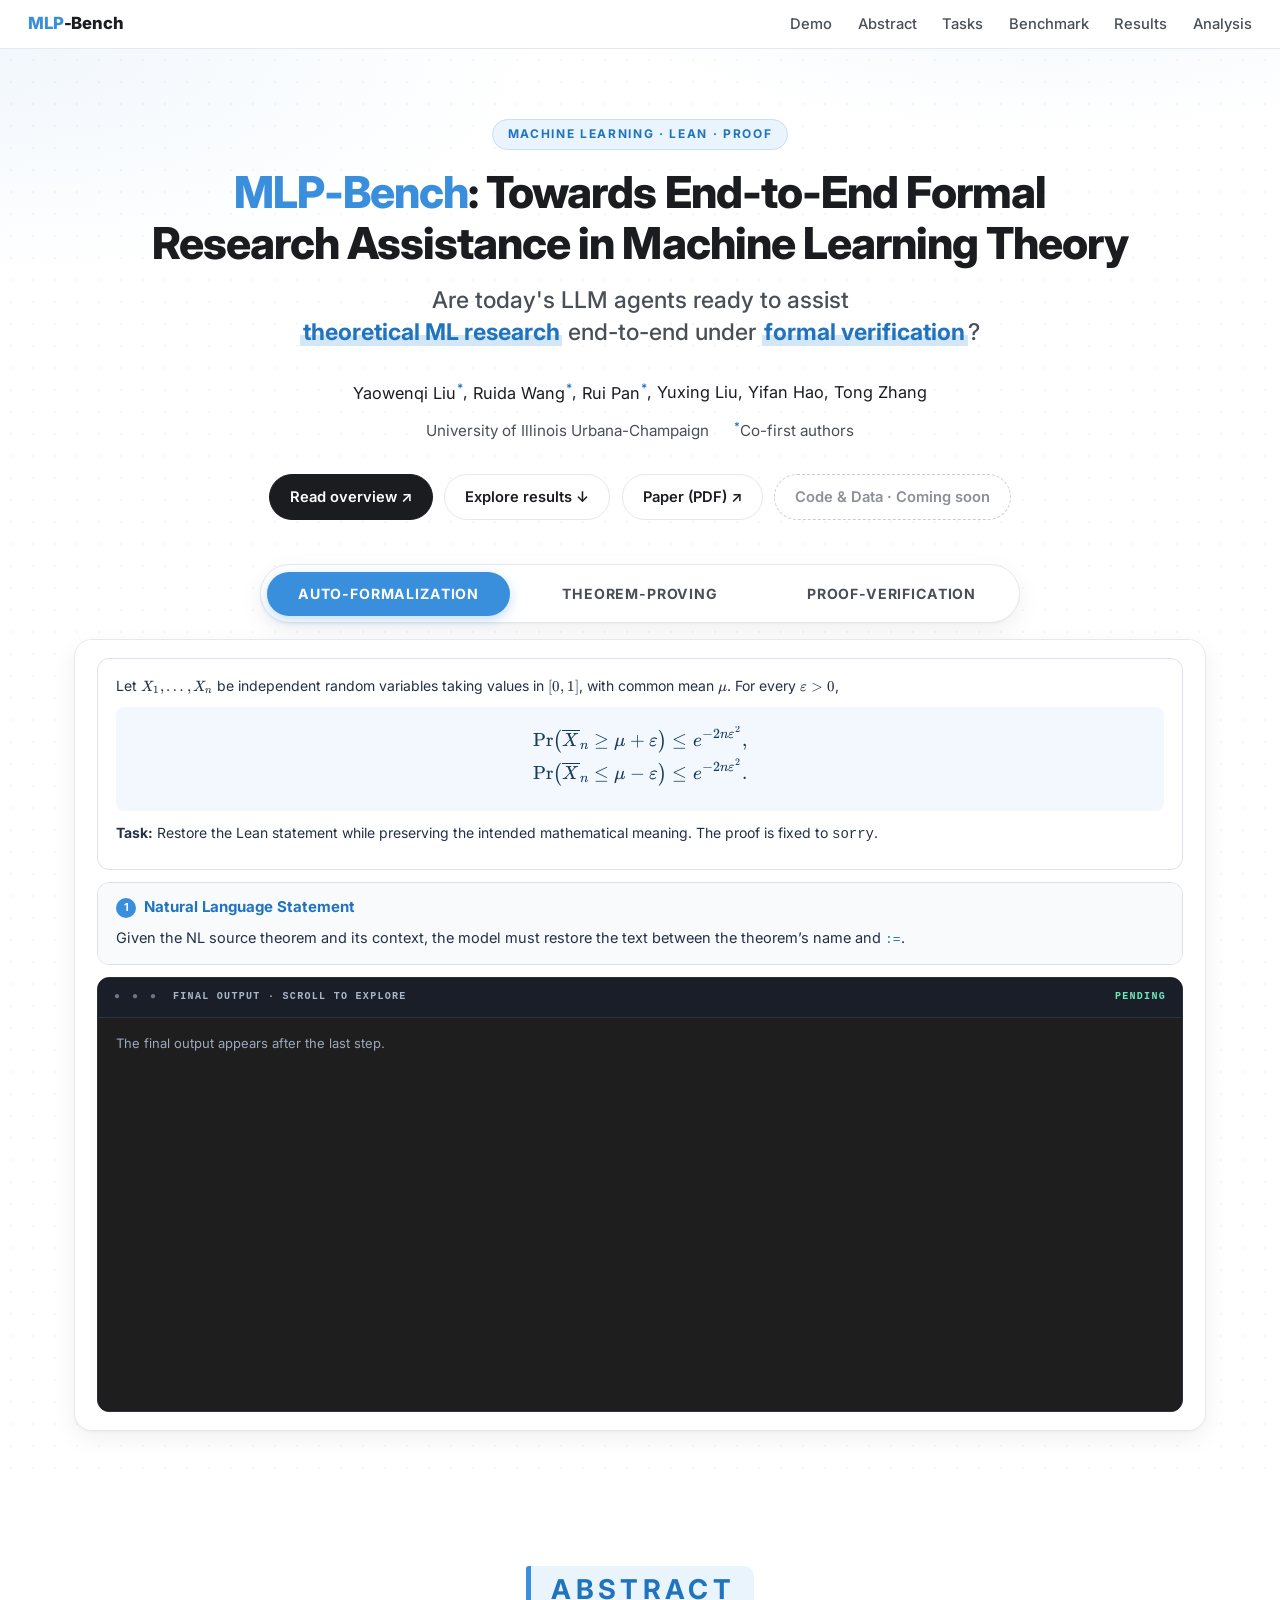
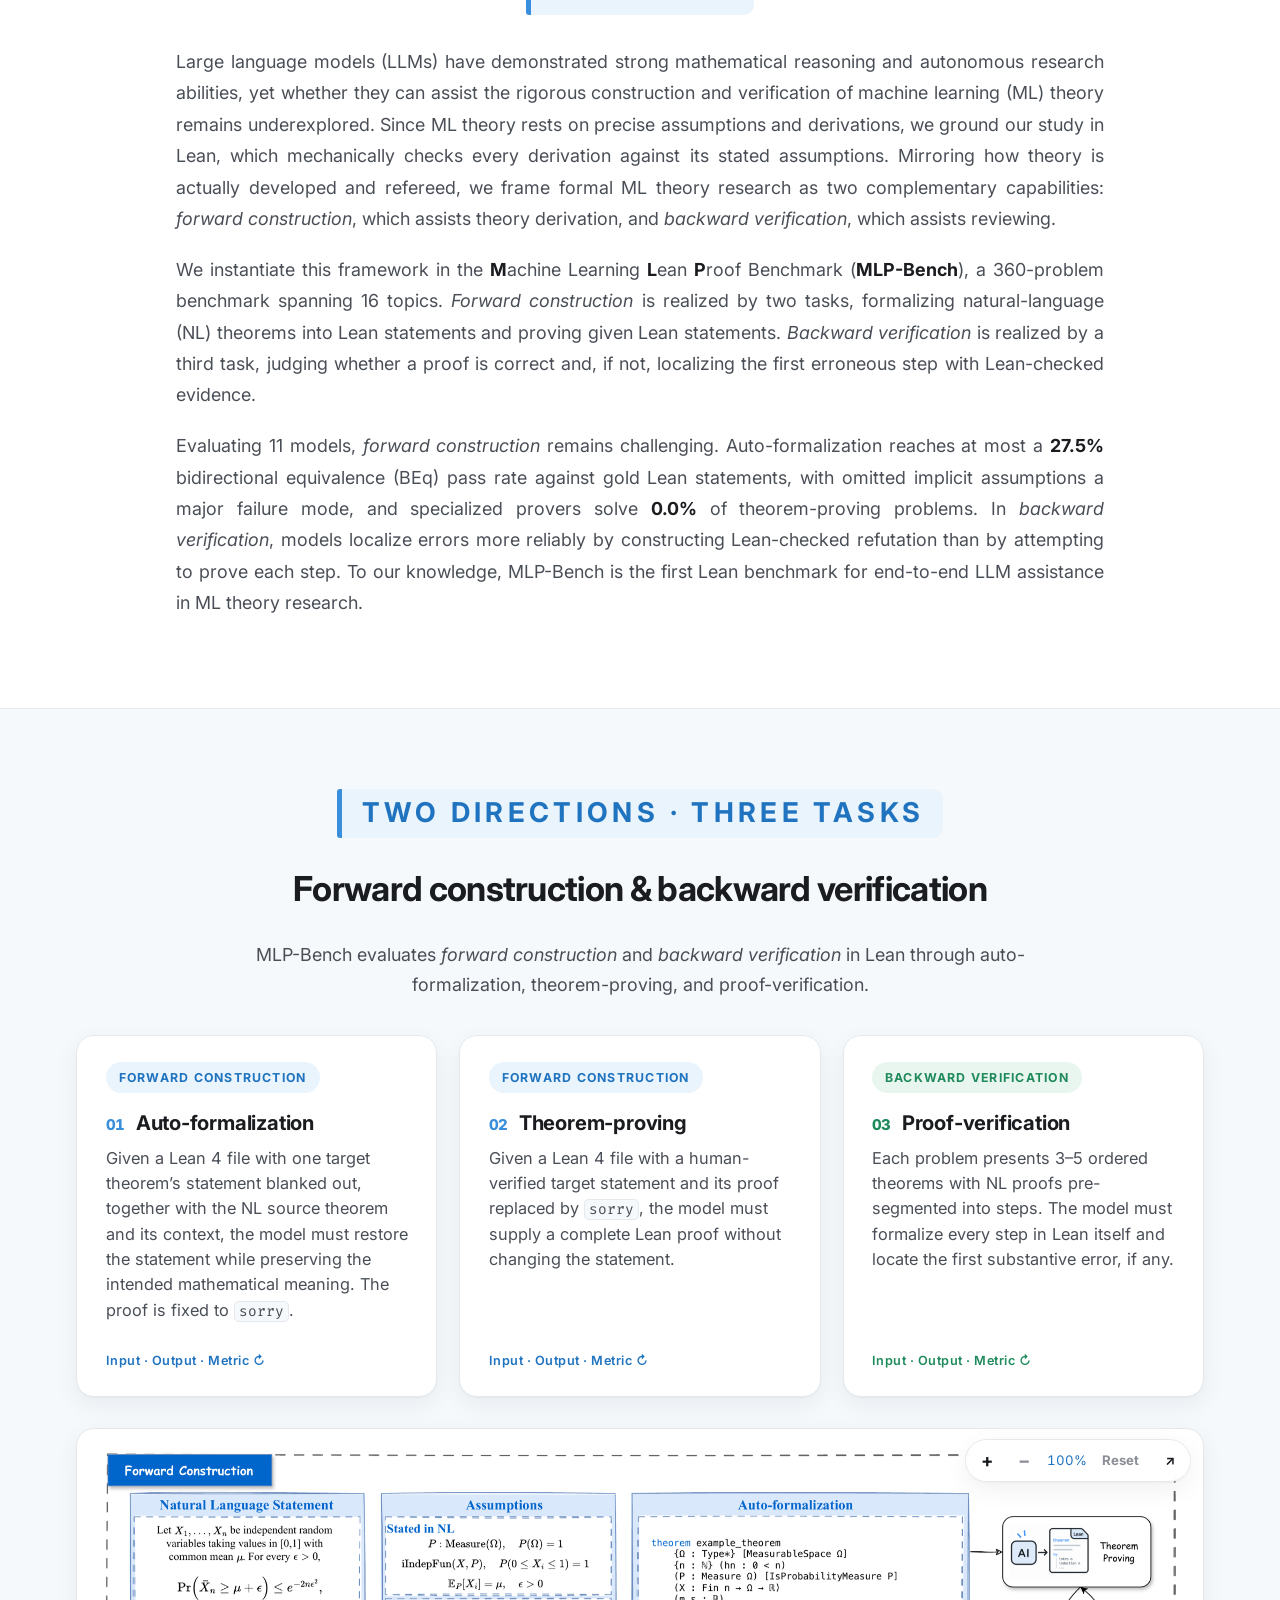
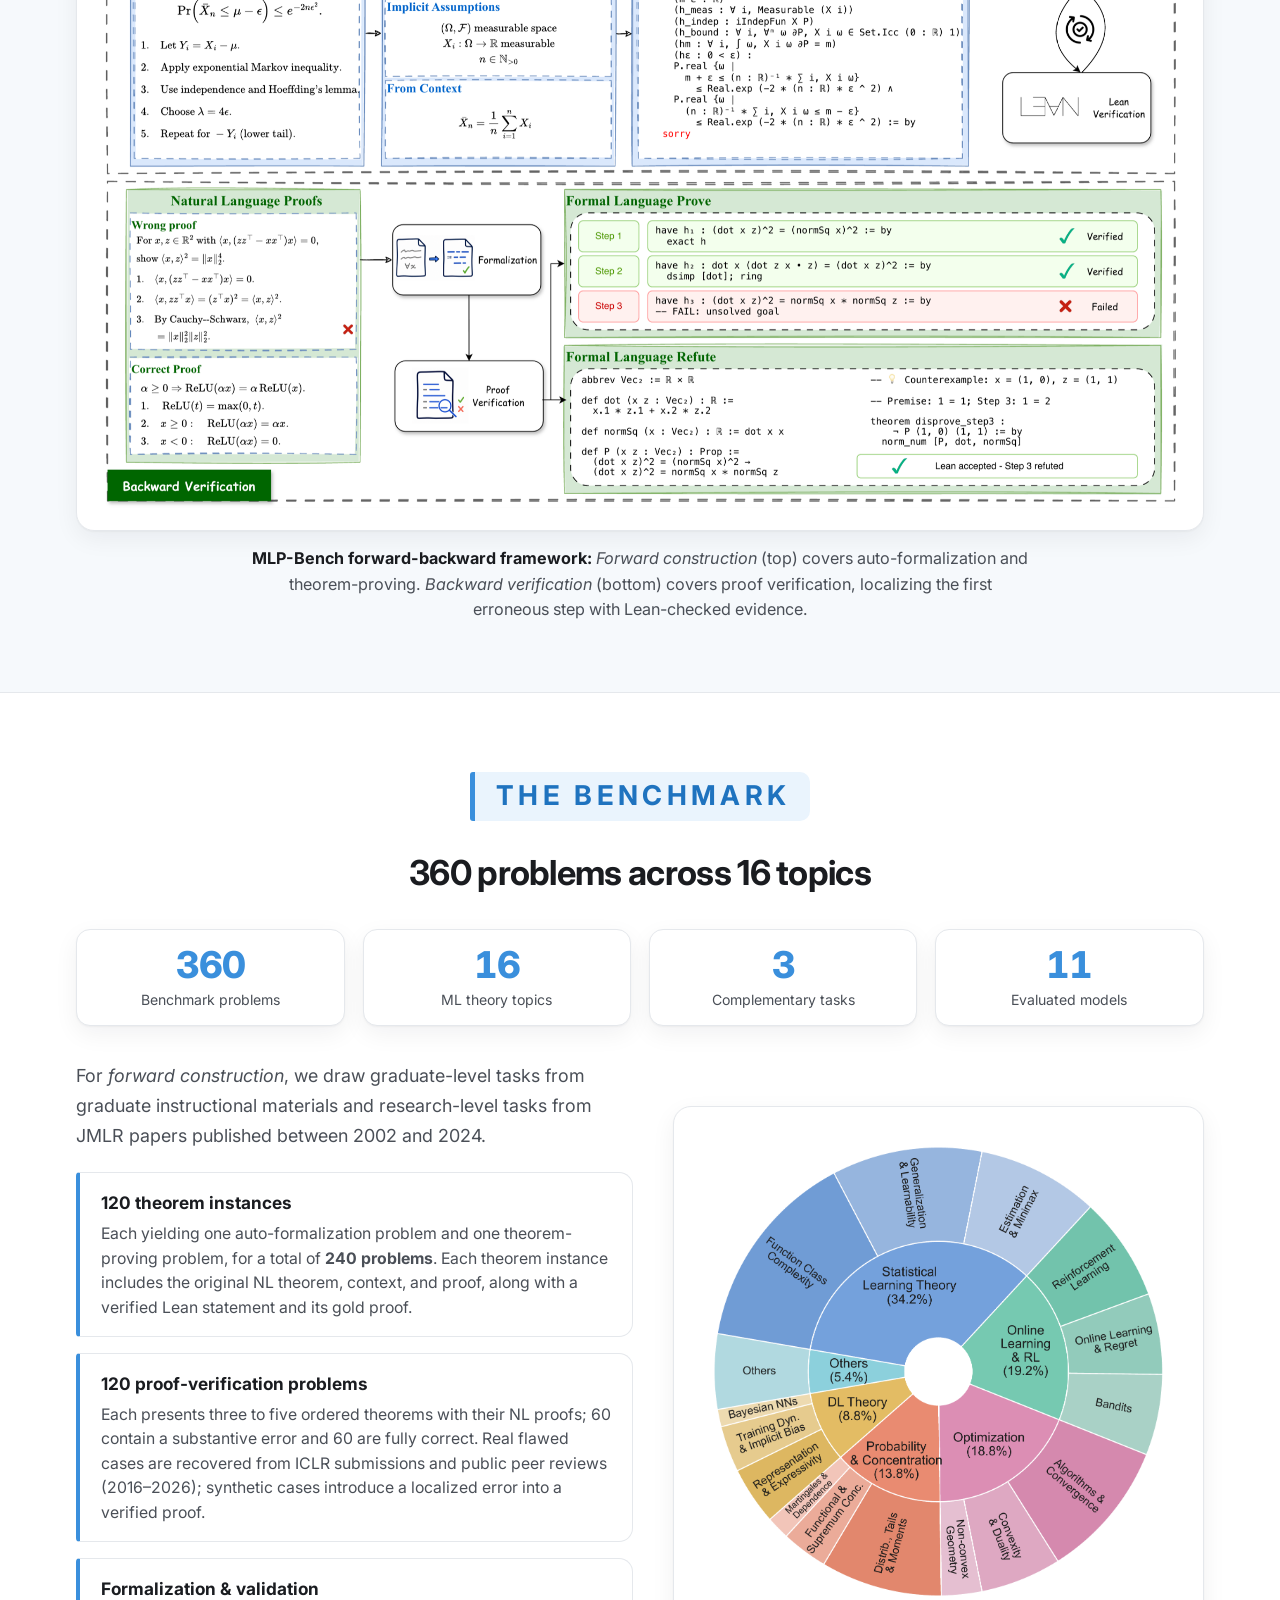
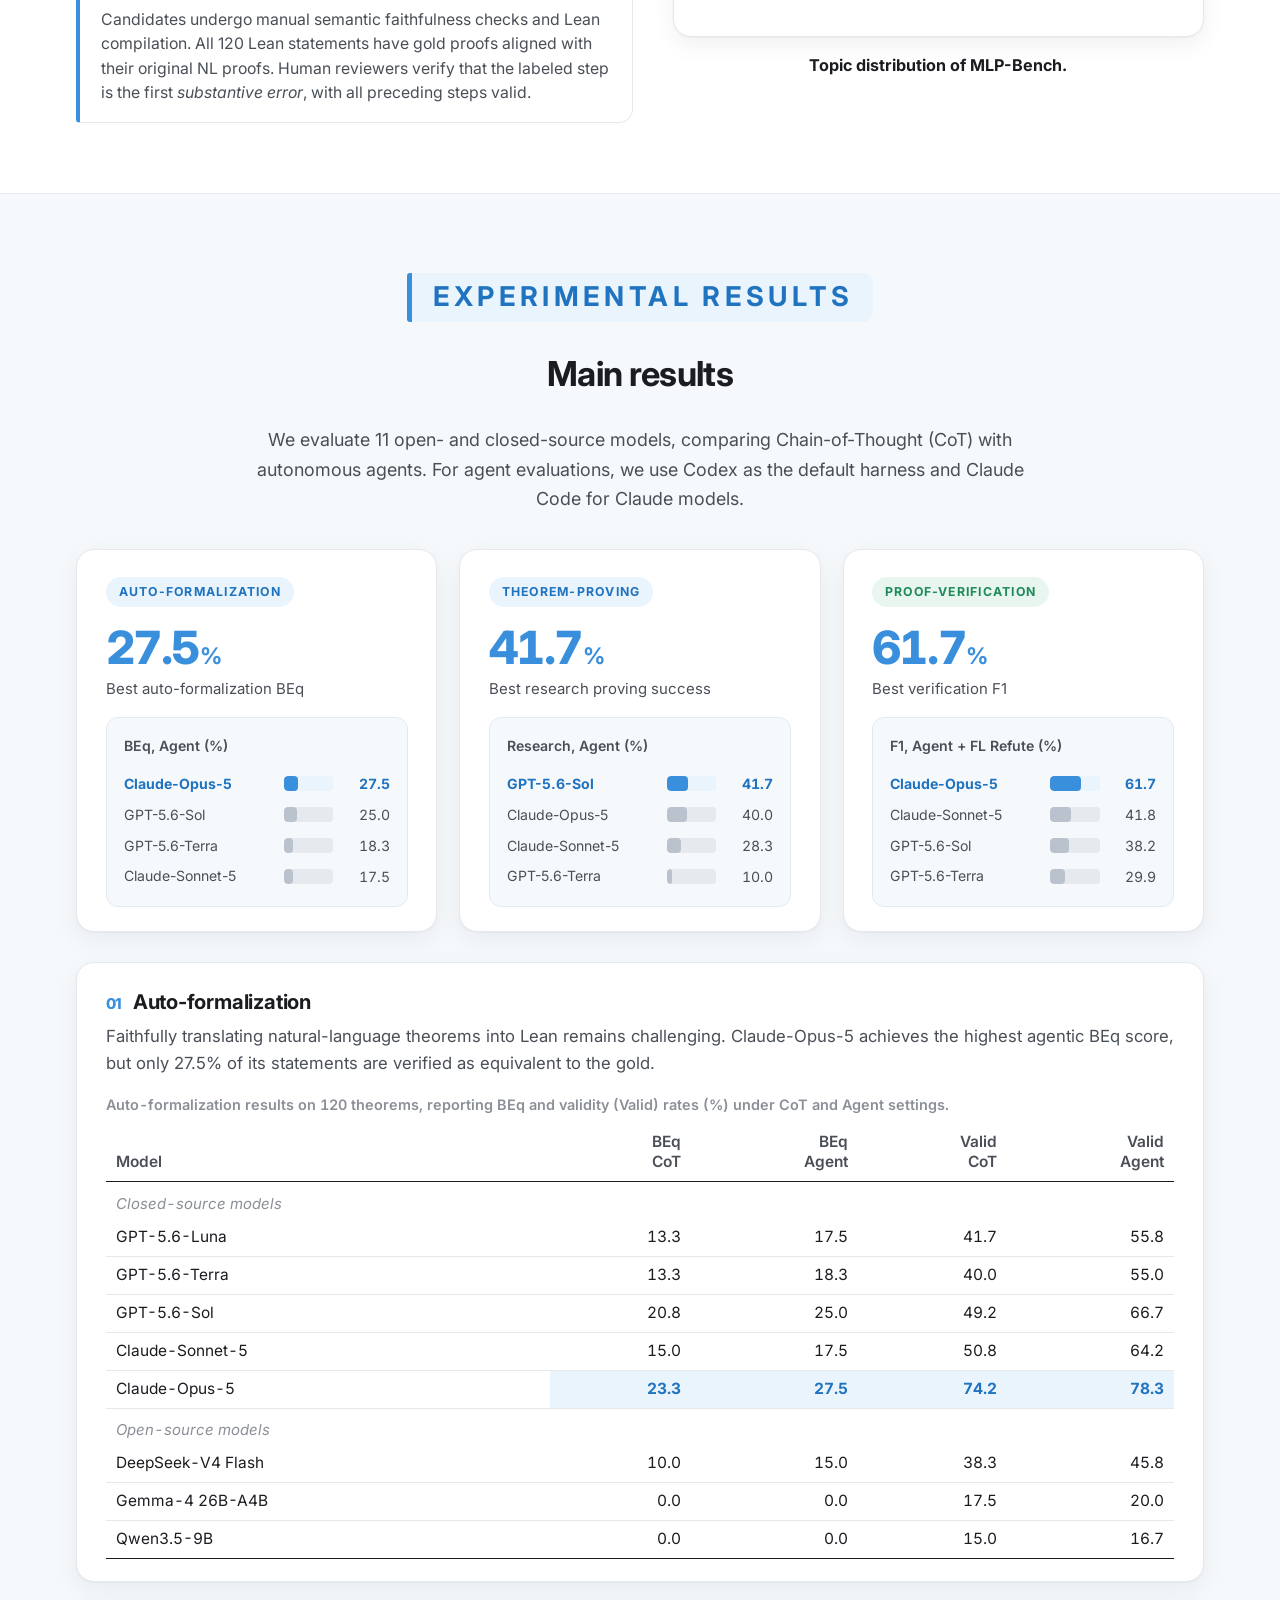
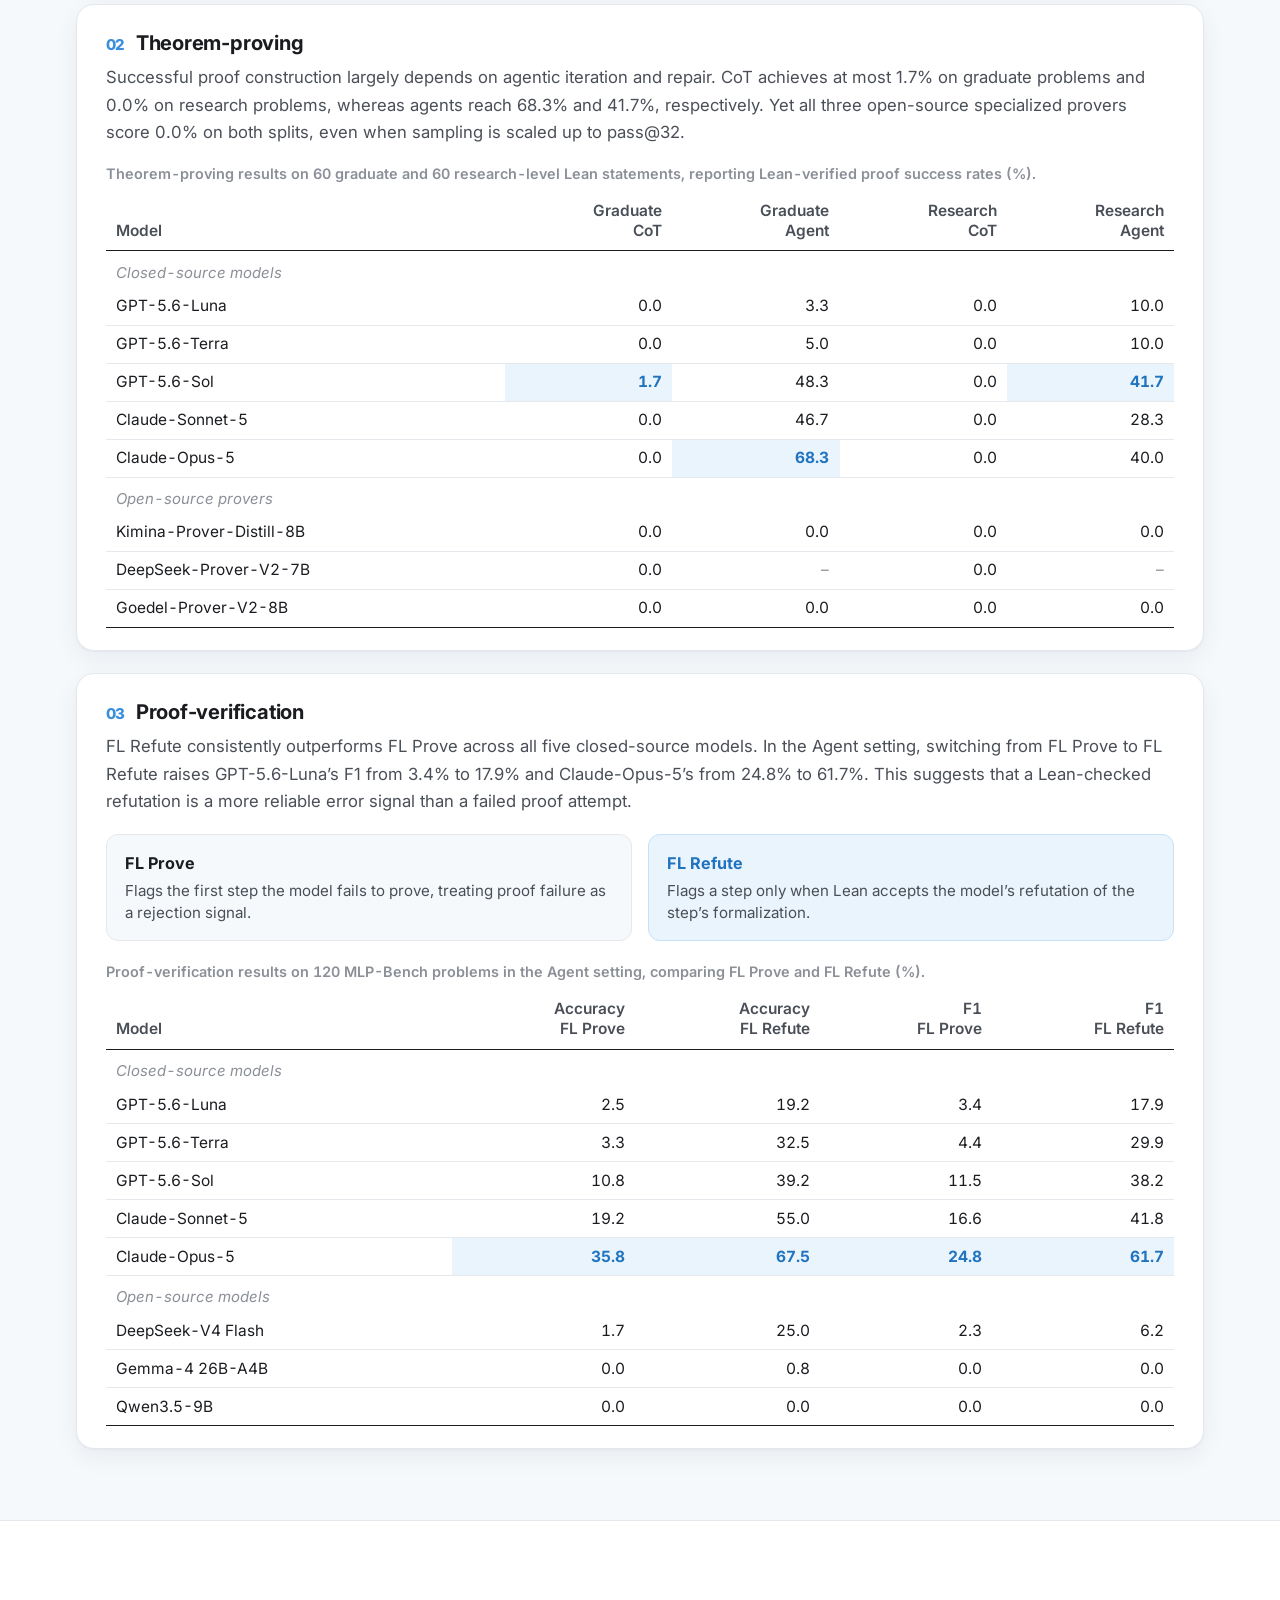
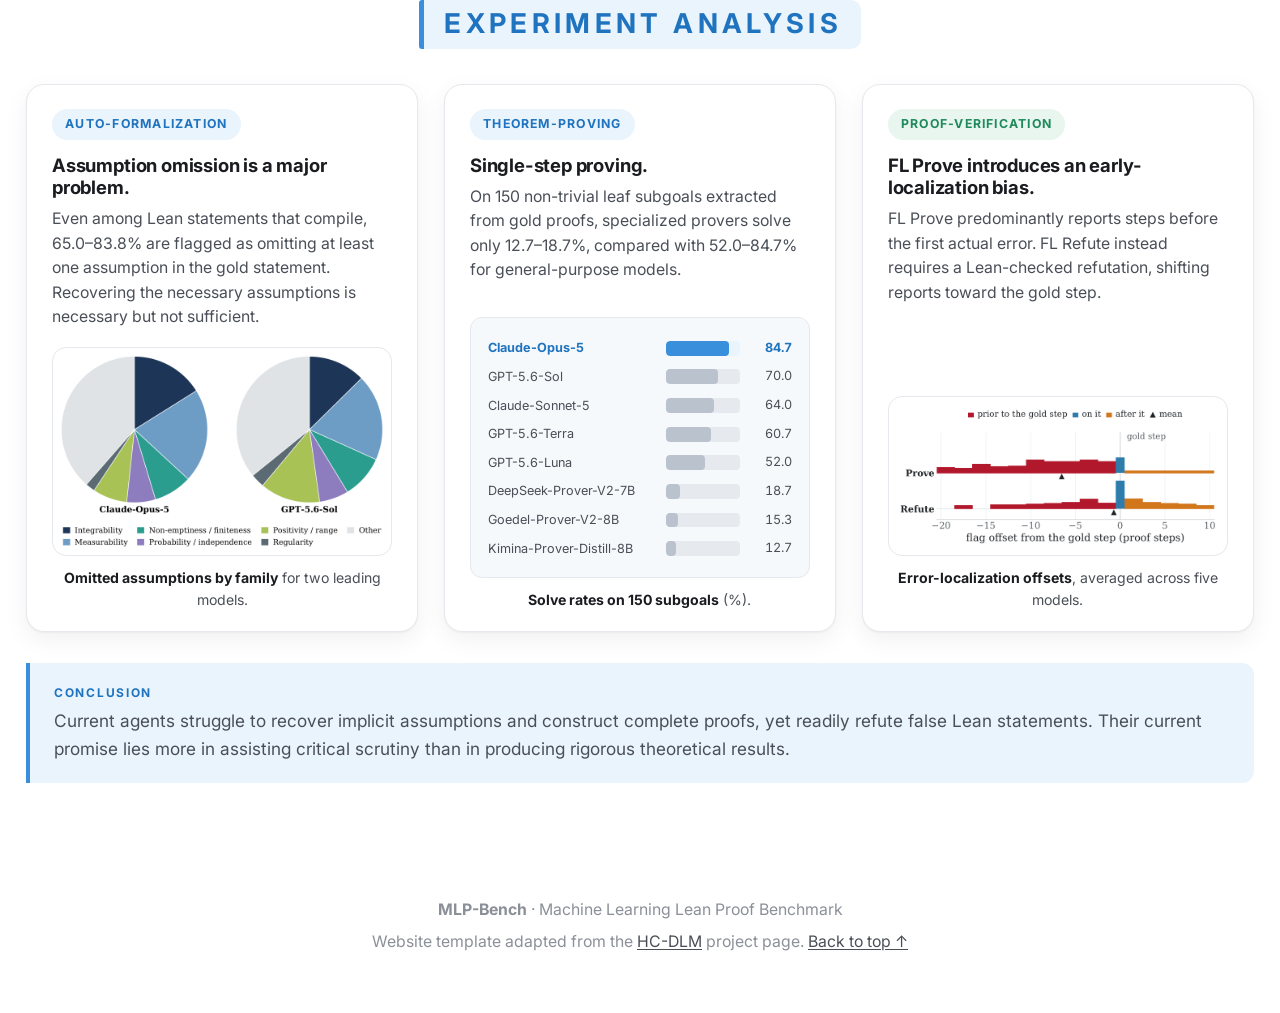
<file: index.html>
<!DOCTYPE html>
<html lang="en">
<head>
<meta charset="utf-8">
<meta name="viewport" content="width=device-width, initial-scale=1">
<title>MLP-Bench: Towards End-to-End Formal Research Assistance in Machine Learning Theory</title>
<meta name="description" content="MLP-Bench, a 360-problem benchmark spanning 16 topics, evaluates LLM agents on forward construction and backward verification in Lean through auto-formalization, theorem-proving, and proof-verification.">
<meta property="og:title" content="MLP-Bench: Towards End-to-End Formal Research Assistance in Machine Learning Theory">
<meta property="og:description" content="The first Lean benchmark for end-to-end LLM assistance in ML theory research: 360 problems across 16 topics.">
<meta property="og:type" content="website">
<meta name="theme-color" content="#3a8fdc">
<link rel="icon" type="image/png" sizes="64x64" href="static/images/favicon.png?v=2">
<link rel="icon" href="static/images/favicon.ico?v=2" sizes="16x16 32x32 48x48">
<link rel="apple-touch-icon" href="static/images/apple-touch-icon.png?v=2">
<link rel="preconnect" href="https://fonts.googleapis.com">
<link rel="preconnect" href="https://fonts.gstatic.com" crossorigin>
<link href="https://fonts.googleapis.com/css2?family=Inter:wght@400;500;600;700;800&family=Fira+Code:wght@400;500&display=swap" rel="stylesheet">
<link rel="stylesheet" href="static/css/style.css?v=16">
</head>
<body>
<a class="skip" href="#abstract">Skip to paper content</a>

<nav class="topnav" aria-label="Sections">
  <a class="brand" href="#top"><span class="ac">MLP</span>-Bench</a>
  <ul>
    <li><a href="#demo">Demo</a></li>
    <li><a href="#abstract">Abstract</a></li>
    <li><a href="#tasks">Tasks</a></li>
    <li><a href="#benchmark">Benchmark</a></li>
    <li><a href="#results">Results</a></li>
    <li><a href="#analysis">Analysis</a></li>
  </ul>
</nav>

<header class="hero" id="top">
  <div class="hero-inner">
    <p class="eyebrow">Machine Learning · Lean · Proof</p>
    <h1 class="publication-title"><span class="ac">MLP-Bench</span>: Towards End-to-End Formal Research Assistance in Machine Learning Theory</h1>
    <p class="subtitle">Are today's LLM agents ready to assist <span class="hl">theoretical ML research</span> end-to-end under <span class="hl">formal verification</span>?</p>
    <p class="authors"><span>Yaowenqi Liu<sup>*</sup></span>, <span>Ruida Wang<sup>*</sup></span>, <span>Rui Pan<sup>*</sup></span>, <span>Yuxing Liu</span>, <span>Yifan Hao</span>, <span>Tong Zhang</span></p>
    <p class="affils"><span>University of Illinois Urbana-Champaign</span><span><sup>*</sup>Co-first authors</span></p>
    <nav class="links" aria-label="Paper resources">
      <a class="btn" href="#abstract">Read overview ↗</a>
      <a class="btn ghost" href="#results">Explore results ↓</a>
      <a class="btn ghost" href="MLP-Bench.pdf">Paper (PDF) ↗</a>
      <span class="btn soon" aria-disabled="true">Code &amp; Data · Coming soon</span>
    </nav>
  </div>

  <!-- Interactive examples adapted from the MLP-Bench task figure. -->
  <section class="demo-wrap" id="demo" aria-label="MLP-Bench interactive task examples">
    <div class="demo-tabs" role="tablist" aria-label="Benchmark task">
      <button type="button" role="tab" id="tab-auto" data-task="auto" aria-selected="true" aria-controls="mlp-example-frame">Auto-formalization</button>
      <button type="button" role="tab" id="tab-prove" data-task="prove" aria-selected="false" aria-controls="mlp-example-frame" tabindex="-1">Theorem-proving</button>
      <button type="button" role="tab" id="tab-verify" data-task="verify" aria-selected="false" aria-controls="mlp-example-frame" tabindex="-1" class="backward">Proof-verification</button>
    </div>
    <div class="demo">
      <iframe id="mlp-example-frame" src="static/animations/mlp_examples.html?v=16" title="MLP-Bench interactive task examples" scrolling="auto"></iframe>
    </div>
  </section>
</header>

<main>

<section class="section" id="abstract">
  <div class="container narrow">
    <p class="kicker">Abstract</p>
    <div class="prose">
      <p>Large language models (LLMs) have demonstrated strong mathematical reasoning and autonomous research abilities, yet whether they can assist the rigorous construction and verification of machine learning (ML) theory remains underexplored. Since ML theory rests on precise assumptions and derivations, we ground our study in Lean, which mechanically checks every derivation against its stated assumptions. Mirroring how theory is actually developed and refereed, we frame formal ML theory research as two complementary capabilities: <em>forward construction</em>, which assists theory derivation, and <em>backward verification</em>, which assists reviewing.</p>
      <p>We instantiate this framework in the <strong>M</strong>achine Learning <strong>L</strong>ean <strong>P</strong>roof Benchmark (<strong>MLP-Bench</strong>), a 360-problem benchmark spanning 16 topics. <em>Forward construction</em> is realized by two tasks, formalizing natural-language (NL) theorems into Lean statements and proving given Lean statements. <em>Backward verification</em> is realized by a third task, judging whether a proof is correct and, if not, localizing the first erroneous step with Lean-checked evidence.</p>
      <p>Evaluating 11 models, <em>forward construction</em> remains challenging. Auto-formalization reaches at most a <strong>27.5%</strong> bidirectional equivalence (BEq) pass rate against gold Lean statements, with omitted implicit assumptions a major failure mode, and specialized provers solve <strong>0.0%</strong> of theorem-proving problems. In <em>backward verification</em>, models localize errors more reliably by constructing Lean-checked refutation than by attempting to prove each step. To our knowledge, MLP-Bench is the first Lean benchmark for end-to-end LLM assistance in ML theory research.</p>
    </div>
  </div>
</section>

<section class="section section-alt" id="tasks">
  <div class="container narrow">
    <p class="kicker">Two directions · Three tasks</p>
    <h2>Forward construction &amp; backward verification</h2>
    <p class="lead">MLP-Bench evaluates <em>forward construction</em> and <em>backward verification</em> in Lean through auto-formalization, theorem-proving, and proof-verification.</p>
  </div>
  <div class="container">
    <div class="task-grid">
      <article class="task flip" tabindex="0" aria-label="Auto-formalization: flip for input, output and metric">
        <div class="flip-inner">
          <div class="face front">
            <span class="tag">Forward construction</span>
            <h3><span class="num">01</span>Auto-formalization</h3>
            <p>Given a Lean 4 file with one target theorem’s statement blanked out, together with the NL source theorem and its context, the model must restore the statement while preserving the intended mathematical meaning. The proof is fixed to <code>sorry</code>.</p>
            <span class="flip-hint" aria-hidden="true">Input · Output · Metric ↻</span>
          </div>
          <div class="face back">
            <span class="tag">Forward construction</span>
            <h3><span class="num">01</span>Auto-formalization</h3>
            <dl><dt>Input</dt><dd>NL source theorem + context</dd><dt>Output</dt><dd>Lean statement</dd><dt>Metric</dt><dd>BEq and validity rate</dd></dl>
          </div>
        </div>
      </article>
      <article class="task flip" tabindex="0" aria-label="Theorem-proving: flip for input, output and metric">
        <div class="flip-inner">
          <div class="face front">
            <span class="tag">Forward construction</span>
            <h3><span class="num">02</span>Theorem-proving</h3>
            <p>Given a Lean 4 file with a human-verified target statement and its proof replaced by <code>sorry</code>, the model must supply a complete Lean proof without changing the statement.</p>
            <span class="flip-hint" aria-hidden="true">Input · Output · Metric ↻</span>
          </div>
          <div class="face back">
            <span class="tag">Forward construction</span>
            <h3><span class="num">02</span>Theorem-proving</h3>
            <dl><dt>Input</dt><dd>Lean statement (proof = sorry)</dd><dt>Output</dt><dd>Complete Lean proof</dd><dt>Metric</dt><dd>Lean-verified proof success rate</dd></dl>
          </div>
        </div>
      </article>
      <article class="task flip backward" tabindex="0" aria-label="Proof-verification: flip for input, output and metric">
        <div class="flip-inner">
          <div class="face front">
            <span class="tag backward">Backward verification</span>
            <h3><span class="num">03</span>Proof-verification</h3>
            <p>Each problem presents 3–5 ordered theorems with NL proofs pre-segmented into steps. The model must formalize every step in Lean itself and locate the first substantive error, if any.</p>
            <span class="flip-hint" aria-hidden="true">Input · Output · Metric ↻</span>
          </div>
          <div class="face back">
            <span class="tag backward">Backward verification</span>
            <h3><span class="num">03</span>Proof-verification</h3>
            <dl><dt>Input</dt><dd>3–5 ordered theorems with NL proofs</dd><dt>Output</dt><dd>Earliest flagged step, or no error</dd><dt>Metrics</dt><dd>Precision, recall, accuracy, and F1</dd></dl>
          </div>
        </div>
      </article>
    </div>
    <figure class="figure">
      <div class="zoom" data-zoom data-hd="static/images/mlp/tasks_hd.png" tabindex="0" role="group" aria-label="Zoomable figure: use the buttons, Ctrl or Command plus scroll, or double-click to zoom; drag to pan.">
        <div class="zoom-viewport"><img src="static/images/mlp/tasks.png" alt="Examples of the three MLP-Bench tasks from the paper." width="2000" height="1225" loading="lazy" draggable="false"></div>
        <div class="zoom-controls">
          <button type="button" data-act="in" aria-label="Zoom in">+</button>
          <button type="button" data-act="out" aria-label="Zoom out">−</button>
          <span class="zoom-level" aria-live="polite">100%</span>
          <button type="button" data-act="reset" class="zoom-reset">Reset</button>
          <a href="static/images/mlp/tasks_hd.png" target="_blank" rel="noopener" aria-label="Open full-resolution image">↗</a>
        </div>
      </div>
      <figcaption><strong>MLP-Bench forward-backward framework:</strong> <em>Forward construction</em> (top) covers auto-formalization and theorem-proving. <em>Backward verification</em> (bottom) covers proof verification, localizing the first erroneous step with Lean-checked evidence.</figcaption>
    </figure>
  </div>
</section>

<section class="section" id="benchmark">
  <div class="container narrow">
    <p class="kicker">The benchmark</p>
    <h2>360 problems across 16 topics</h2>
  </div>
  <div class="container">
    <div class="metrics">
      <div class="metric"><b>360</b><span>Benchmark problems</span></div>
      <div class="metric"><b>16</b><span>ML theory topics</span></div>
      <div class="metric"><b>3</b><span>Complementary tasks</span></div>
      <div class="metric"><b>11</b><span>Evaluated models</span></div>
    </div>
    <div class="split">
      <div>
        <p class="lead">For <em>forward construction</em>, we draw graduate-level tasks from graduate instructional materials and research-level tasks from JMLR papers published between 2002 and 2024.</p>
        <div class="facts">
          <div class="fact"><strong>120 theorem instances</strong><p>Each yielding one auto-formalization problem and one theorem-proving problem, for a total of <b>240 problems</b>. Each theorem instance includes the original NL theorem, context, and proof, along with a verified Lean statement and its gold proof.</p></div>
          <div class="fact"><strong>120 proof-verification problems</strong><p>Each presents three to five ordered theorems with their NL proofs; 60 contain a substantive error and 60 are fully correct. Real flawed cases are recovered from ICLR submissions and public peer reviews (2016–2026); synthetic cases introduce a localized error into a verified proof.</p></div>
          <div class="fact"><strong>Formalization &amp; validation</strong><p>Candidates undergo manual semantic faithfulness checks and Lean compilation. All 120 Lean statements have gold proofs aligned with their original NL proofs. Human reviewers verify that the labeled step is the first <em>substantive error</em>, with all preceding steps valid.</p></div>
        </div>
      </div>
      <figure class="figure">
        <a href="static/images/mlp/topics.png" target="_blank" rel="noopener"><img src="static/images/mlp/topics.png" alt="Sunburst chart showing the distribution of MLP-Bench topics." width="1401" height="1400" loading="lazy"></a>
        <figcaption><strong>Topic distribution of MLP-Bench.</strong></figcaption>
      </figure>
    </div>
  </div>
</section>

<section class="section section-alt" id="results">
  <div class="container narrow">
    <p class="kicker">Experimental results</p>
    <h2>Main results</h2>
    <p class="lead">We evaluate 11 open- and closed-source models, comparing Chain-of-Thought (CoT) with autonomous agents. For agent evaluations, we use Codex as the default harness and Claude Code for Claude models.</p>
  </div>
  <div class="container">
    <div class="finding-grid">
      <article class="finding">
        <span class="tag">Auto-formalization</span>
        <div class="stat"><span class="stat-num">27.5<small>%</small></span><span class="stat-sub">Best auto-formalization BEq</span></div>
        <div class="bars">
          <p class="bars-title">BEq, Agent (%)</p>
          <div class="bar-row top"><span class="bar-label">Claude-Opus-5</span><span class="bar"><i style="--v:27.5"></i></span><span class="bar-val">27.5</span></div>
          <div class="bar-row"><span class="bar-label">GPT-5.6-Sol</span><span class="bar"><i style="--v:25.0"></i></span><span class="bar-val">25.0</span></div>
          <div class="bar-row"><span class="bar-label">GPT-5.6-Terra</span><span class="bar"><i style="--v:18.3"></i></span><span class="bar-val">18.3</span></div>
          <div class="bar-row"><span class="bar-label">Claude-Sonnet-5</span><span class="bar"><i style="--v:17.5"></i></span><span class="bar-val">17.5</span></div>
        </div>
      </article>
      <article class="finding">
        <span class="tag">Theorem-proving</span>
        <div class="stat"><span class="stat-num">41.7<small>%</small></span><span class="stat-sub">Best research proving success</span></div>
        <div class="bars">
          <p class="bars-title">Research, Agent (%)</p>
          <div class="bar-row top"><span class="bar-label">GPT-5.6-Sol</span><span class="bar"><i style="--v:41.7"></i></span><span class="bar-val">41.7</span></div>
          <div class="bar-row"><span class="bar-label">Claude-Opus-5</span><span class="bar"><i style="--v:40.0"></i></span><span class="bar-val">40.0</span></div>
          <div class="bar-row"><span class="bar-label">Claude-Sonnet-5</span><span class="bar"><i style="--v:28.3"></i></span><span class="bar-val">28.3</span></div>
          <div class="bar-row"><span class="bar-label">GPT-5.6-Terra</span><span class="bar"><i style="--v:10.0"></i></span><span class="bar-val">10.0</span></div>
        </div>
      </article>
      <article class="finding">
        <span class="tag backward">Proof-verification</span>
        <div class="stat"><span class="stat-num">61.7<small>%</small></span><span class="stat-sub">Best verification F1</span></div>
        <div class="bars">
          <p class="bars-title">F1, Agent + FL Refute (%)</p>
          <div class="bar-row top"><span class="bar-label">Claude-Opus-5</span><span class="bar"><i style="--v:61.7"></i></span><span class="bar-val">61.7</span></div>
          <div class="bar-row"><span class="bar-label">Claude-Sonnet-5</span><span class="bar"><i style="--v:41.8"></i></span><span class="bar-val">41.8</span></div>
          <div class="bar-row"><span class="bar-label">GPT-5.6-Sol</span><span class="bar"><i style="--v:38.2"></i></span><span class="bar-val">38.2</span></div>
          <div class="bar-row"><span class="bar-label">GPT-5.6-Terra</span><span class="bar"><i style="--v:29.9"></i></span><span class="bar-val">29.9</span></div>
        </div>
      </article>
    </div>

    <div class="result-stack">
      <article class="result-block">
        <h3><span class="num">01</span>Auto-formalization</h3>
        <p>Faithfully translating natural-language theorems into Lean remains challenging. Claude-Opus-5 achieves the highest agentic BEq score, but only 27.5% of its statements are verified as equivalent to the gold.</p>
        <div class="table-scroll" tabindex="0" role="region" aria-label="Auto-formalization results">
          <table class="results">
            <caption>Auto-formalization results on 120 theorems, reporting BEq and validity (Valid) rates (%) under CoT and Agent settings.</caption>
            <thead><tr><th scope="col">Model</th><th scope="col">BEq<br>CoT</th><th scope="col">BEq<br>Agent</th><th scope="col">Valid<br>CoT</th><th scope="col">Valid<br>Agent</th></tr></thead>
            <tbody>
              <tr class="group"><th scope="rowgroup" colspan="5">Closed-source models</th></tr>
              <tr><th scope="row">GPT-5.6-Luna</th><td>13.3</td><td>17.5</td><td>41.7</td><td>55.8</td></tr>
              <tr><th scope="row">GPT-5.6-Terra</th><td>13.3</td><td>18.3</td><td>40.0</td><td>55.0</td></tr>
              <tr><th scope="row">GPT-5.6-Sol</th><td>20.8</td><td>25.0</td><td>49.2</td><td>66.7</td></tr>
              <tr><th scope="row">Claude-Sonnet-5</th><td>15.0</td><td>17.5</td><td>50.8</td><td>64.2</td></tr>
              <tr><th scope="row">Claude-Opus-5</th><td class="best">23.3</td><td class="best">27.5</td><td class="best">74.2</td><td class="best">78.3</td></tr>
              <tr class="group"><th scope="rowgroup" colspan="5">Open-source models</th></tr>
              <tr><th scope="row">DeepSeek-V4 Flash</th><td>10.0</td><td>15.0</td><td>38.3</td><td>45.8</td></tr>
              <tr><th scope="row">Gemma-4 26B-A4B</th><td>0.0</td><td>0.0</td><td>17.5</td><td>20.0</td></tr>
              <tr><th scope="row">Qwen3.5-9B</th><td>0.0</td><td>0.0</td><td>15.0</td><td>16.7</td></tr>
            </tbody>
          </table>
        </div>
      </article>

      <article class="result-block">
        <h3><span class="num">02</span>Theorem-proving</h3>
        <p>Successful proof construction largely depends on agentic iteration and repair. CoT achieves at most 1.7% on graduate problems and 0.0% on research problems, whereas agents reach 68.3% and 41.7%, respectively. Yet all three open-source specialized provers score 0.0% on both splits, even when sampling is scaled up to pass@32.</p>
        <div class="table-scroll" tabindex="0" role="region" aria-label="Theorem-proving results">
          <table class="results">
            <caption>Theorem-proving results on 60 graduate and 60 research-level Lean statements, reporting Lean-verified proof success rates (%).</caption>
            <thead><tr><th scope="col">Model</th><th scope="col">Graduate<br>CoT</th><th scope="col">Graduate<br>Agent</th><th scope="col">Research<br>CoT</th><th scope="col">Research<br>Agent</th></tr></thead>
            <tbody>
              <tr class="group"><th scope="rowgroup" colspan="5">Closed-source models</th></tr>
              <tr><th scope="row">GPT-5.6-Luna</th><td>0.0</td><td>3.3</td><td>0.0</td><td>10.0</td></tr>
              <tr><th scope="row">GPT-5.6-Terra</th><td>0.0</td><td>5.0</td><td>0.0</td><td>10.0</td></tr>
              <tr><th scope="row">GPT-5.6-Sol</th><td class="best">1.7</td><td>48.3</td><td>0.0</td><td class="best">41.7</td></tr>
              <tr><th scope="row">Claude-Sonnet-5</th><td>0.0</td><td>46.7</td><td>0.0</td><td>28.3</td></tr>
              <tr><th scope="row">Claude-Opus-5</th><td>0.0</td><td class="best">68.3</td><td>0.0</td><td>40.0</td></tr>
              <tr class="group"><th scope="rowgroup" colspan="5">Open-source provers</th></tr>
              <tr><th scope="row">Kimina-Prover-Distill-8B</th><td>0.0</td><td>0.0</td><td>0.0</td><td>0.0</td></tr>
              <tr><th scope="row">DeepSeek-Prover-V2-7B</th><td>0.0</td><td class="na">–</td><td>0.0</td><td class="na">–</td></tr>
              <tr><th scope="row">Goedel-Prover-V2-8B</th><td>0.0</td><td>0.0</td><td>0.0</td><td>0.0</td></tr>
            </tbody>
          </table>
        </div>
      </article>

      <article class="result-block">
        <h3><span class="num">03</span>Proof-verification</h3>
        <p>FL Refute consistently outperforms FL Prove across all five closed-source models. In the Agent setting, switching from FL Prove to FL Refute raises GPT-5.6-Luna’s F1 from 3.4% to 17.9% and Claude-Opus-5’s from 24.8% to 61.7%. This suggests that a Lean-checked refutation is a more reliable error signal than a failed proof attempt.</p>
        <div class="rules">
          <div class="rule"><strong>FL Prove</strong><p>Flags the first step the model fails to prove, treating proof failure as a rejection signal.</p></div>
          <div class="rule refute"><strong>FL Refute</strong><p>Flags a step only when Lean accepts the model’s refutation of the step’s formalization.</p></div>
        </div>
        <div class="table-scroll" tabindex="0" role="region" aria-label="Proof-verification results">
          <table class="results">
            <caption>Proof-verification results on 120 MLP-Bench problems in the Agent setting, comparing FL Prove and FL Refute (%).</caption>
            <thead><tr><th scope="col">Model</th><th scope="col">Accuracy<br>FL Prove</th><th scope="col">Accuracy<br>FL Refute</th><th scope="col">F1<br>FL Prove</th><th scope="col">F1<br>FL Refute</th></tr></thead>
            <tbody>
              <tr class="group"><th scope="rowgroup" colspan="5">Closed-source models</th></tr>
              <tr><th scope="row">GPT-5.6-Luna</th><td>2.5</td><td>19.2</td><td>3.4</td><td>17.9</td></tr>
              <tr><th scope="row">GPT-5.6-Terra</th><td>3.3</td><td>32.5</td><td>4.4</td><td>29.9</td></tr>
              <tr><th scope="row">GPT-5.6-Sol</th><td>10.8</td><td>39.2</td><td>11.5</td><td>38.2</td></tr>
              <tr><th scope="row">Claude-Sonnet-5</th><td>19.2</td><td>55.0</td><td>16.6</td><td>41.8</td></tr>
              <tr><th scope="row">Claude-Opus-5</th><td class="best">35.8</td><td class="best">67.5</td><td class="best">24.8</td><td class="best">61.7</td></tr>
              <tr class="group"><th scope="rowgroup" colspan="5">Open-source models</th></tr>
              <tr><th scope="row">DeepSeek-V4 Flash</th><td>1.7</td><td>25.0</td><td>2.3</td><td>6.2</td></tr>
              <tr><th scope="row">Gemma-4 26B-A4B</th><td>0.0</td><td>0.8</td><td>0.0</td><td>0.0</td></tr>
              <tr><th scope="row">Qwen3.5-9B</th><td>0.0</td><td>0.0</td><td>0.0</td><td>0.0</td></tr>
            </tbody>
          </table>
        </div>
      </article>
    </div>
  </div>
</section>

<section class="section" id="analysis">
  <div class="container narrow">
    <p class="kicker">Experiment analysis</p>
  </div>
  <div class="container wide">
    <div class="panels">
      <article class="panel">
        <span class="tag">Auto-formalization</span>
        <h3>Assumption omission is a major problem.</h3>
        <p>Even among Lean statements that compile, 65.0–83.8% are flagged as omitting at least one assumption in the gold statement. Recovering the necessary assumptions is necessary but not sufficient.</p>
        <figure class="figure">
          <a href="static/images/mlp/assumptions.png" target="_blank" rel="noopener"><img src="static/images/mlp/assumptions.png" alt="Paper analysis of omitted assumptions by assumption family." width="1600" height="952" loading="lazy"></a>
          <figcaption><strong>Omitted assumptions by family</strong> for two leading models.</figcaption>
        </figure>
      </article>
      <article class="panel">
        <span class="tag">Theorem-proving</span>
        <h3>Single-step proving.</h3>
        <p>On 150 non-trivial leaf subgoals extracted from gold proofs, specialized provers solve only 12.7–18.7%, compared with 52.0–84.7% for general-purpose models.</p>
        <figure class="figure">
          <div class="bars">
            <div class="bar-row top"><span class="bar-label">Claude-Opus-5</span><span class="bar"><i style="--v:84.7"></i></span><span class="bar-val">84.7</span></div>
            <div class="bar-row"><span class="bar-label">GPT-5.6-Sol</span><span class="bar"><i style="--v:70.0"></i></span><span class="bar-val">70.0</span></div>
            <div class="bar-row"><span class="bar-label">Claude-Sonnet-5</span><span class="bar"><i style="--v:64.0"></i></span><span class="bar-val">64.0</span></div>
            <div class="bar-row"><span class="bar-label">GPT-5.6-Terra</span><span class="bar"><i style="--v:60.7"></i></span><span class="bar-val">60.7</span></div>
            <div class="bar-row"><span class="bar-label">GPT-5.6-Luna</span><span class="bar"><i style="--v:52.0"></i></span><span class="bar-val">52.0</span></div>
            <div class="bar-row"><span class="bar-label">DeepSeek-Prover-V2-7B</span><span class="bar"><i style="--v:18.7"></i></span><span class="bar-val">18.7</span></div>
            <div class="bar-row"><span class="bar-label">Goedel-Prover-V2-8B</span><span class="bar"><i style="--v:15.3"></i></span><span class="bar-val">15.3</span></div>
            <div class="bar-row"><span class="bar-label">Kimina-Prover-Distill-8B</span><span class="bar"><i style="--v:12.7"></i></span><span class="bar-val">12.7</span></div>
          </div>
          <figcaption><strong>Solve rates on 150 subgoals</strong> (%).</figcaption>
        </figure>
      </article>
      <article class="panel">
        <span class="tag backward">Proof-verification</span>
        <h3>FL Prove introduces an early-localization bias.</h3>
        <p>FL Prove predominantly reports steps before the first actual error. FL Refute instead requires a Lean-checked refutation, shifting reports toward the gold step.</p>
        <figure class="figure">
          <a href="static/images/mlp/refutation.png" target="_blank" rel="noopener"><img src="static/images/mlp/refutation.png" alt="Error-localization offsets for FL Prove and FL Refute." width="1600" height="711" loading="lazy"></a>
          <figcaption><strong>Error-localization offsets</strong>, averaged across five models.</figcaption>
        </figure>
      </article>
    </div>
    <div class="callout">
      <p class="callout-kicker">Conclusion</p>
      <p>Current agents struggle to recover implicit assumptions and construct complete proofs, yet readily refute false Lean statements. Their current promise lies more in assisting critical scrutiny than in producing rigorous theoretical results.</p>
    </div>
  </div>
</section>

</main>

<footer class="footer">
  <div class="container">
    <p><strong>MLP-Bench</strong> · Machine Learning Lean Proof Benchmark</p>
    <p>Website template adapted from the <a href="https://hc-dlm.github.io/" target="_blank" rel="noopener">HC-DLM</a> project page. <a href="#top">Back to top ↑</a></p>
  </div>
</footer>
<script src="static/js/zoom.js?v=1"></script>
<script>
// Task cards flip on hover (desktop) or on tap / Enter / Space (touch and keyboard).
document.querySelectorAll('.flip').forEach(card => {
  const toggle = () => card.classList.toggle('is-flipped');
  card.addEventListener('click', e => { if (!matchMedia('(hover: hover)').matches) toggle(); });
  card.addEventListener('keydown', e => { if (e.key === 'Enter' || e.key === ' ') { e.preventDefault(); toggle(); } });
});
</script>
<script>
// Task tabs above the demo: tell the iframe which example to play.
(function () {
  const frame = document.getElementById('mlp-example-frame');
  const tabs = [...document.querySelectorAll('.demo-tabs [role=tab]')];
  function select(tab) {
    tabs.forEach(t => { const on = t === tab; t.setAttribute('aria-selected', String(on)); t.tabIndex = on ? 0 : -1; });
    frame.contentWindow.postMessage({ type: 'mlp-select-task', task: tab.dataset.task }, '*');
  }
  tabs.forEach((tab, i) => {
    tab.addEventListener('click', () => select(tab));
    tab.addEventListener('keydown', e => {
      const next = { ArrowRight: i + 1, ArrowLeft: i - 1, Home: 0, End: tabs.length - 1 }[e.key];
      if (next === undefined) return;
      e.preventDefault();
      const t = tabs[(next + tabs.length) % tabs.length];
      t.focus(); select(t);
    });
  });
})();
</script>
</body>
</html>
</file>
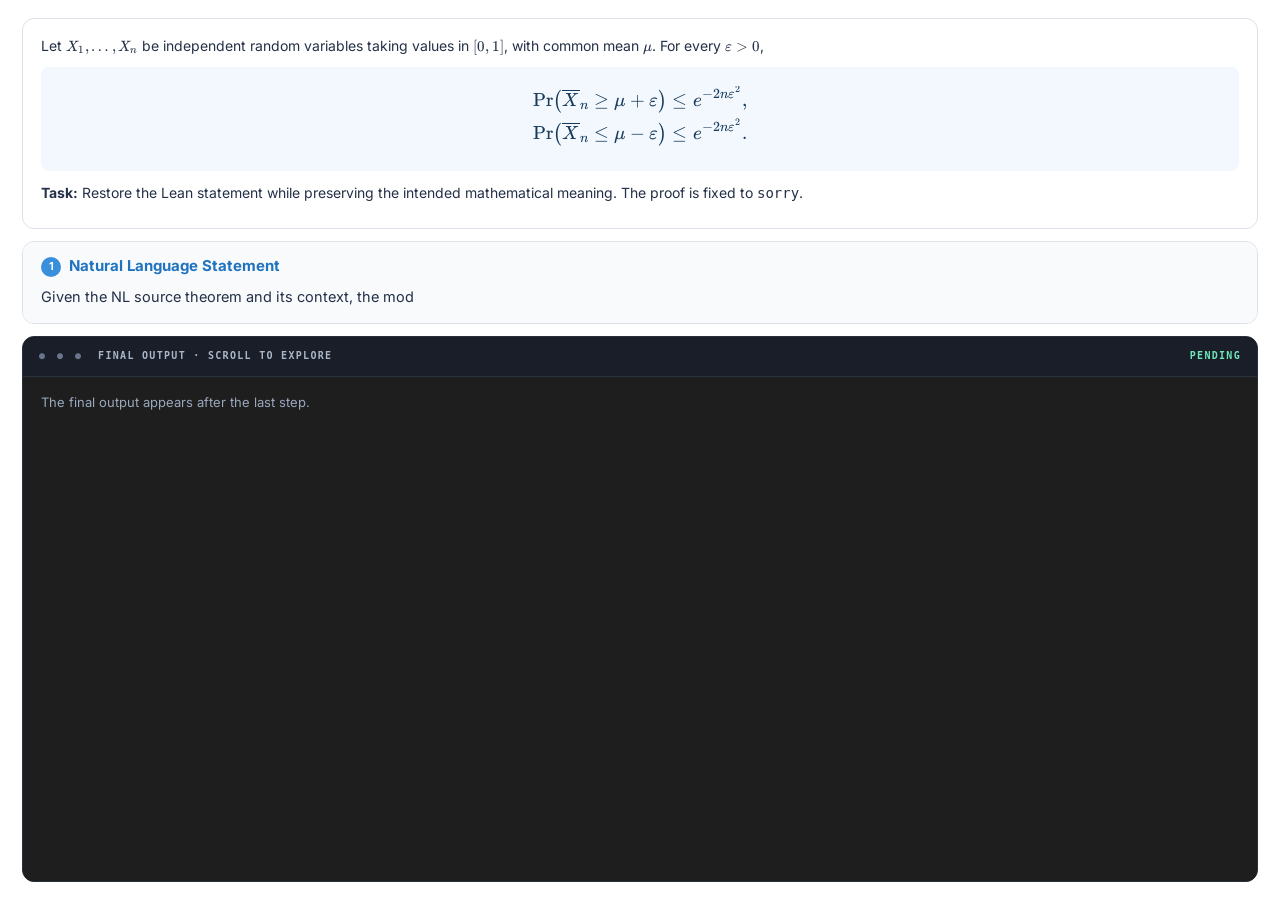
<file: static/animations/mlp_examples.html>
<!DOCTYPE html>
<html lang="en">
<head>
<meta charset="utf-8">
<meta name="viewport" content="width=device-width,initial-scale=1">
<title>MLP-Bench interactive task examples</title>
<link rel="stylesheet" href="https://fonts.googleapis.com/css2?family=Inter:wght@400;500;600;700;800&display=swap">
<link rel="stylesheet" href="../vendor/katex/dist/katex.min.css">
<script src="../vendor/katex/dist/katex.min.js"></script>
<script src="../vendor/katex/dist/contrib/auto-render.min.js"></script>
<style>
*{box-sizing:border-box}body{margin:0;padding:24px;font:14px/1.65 Inter,-apple-system,BlinkMacSystemFont,"Segoe UI",sans-serif;color:#243047;background:#fff}button{font:inherit;cursor:pointer}header{display:flex;justify-content:space-between;align-items:center;gap:12px;margin-bottom:18px}.eyebrow{font-size:11px;letter-spacing:.15em;color:#3a8fdc;font-weight:800;text-transform:uppercase}h1{font-size:22px;margin:3px 0 0;color:#17213b}nav{display:grid;grid-template-columns:repeat(3,1fr);gap:8px;margin-bottom:22px}nav button{border:1px solid #e0e4ee;background:#f8fafc;border-radius:10px;padding:12px 6px;color:#64748b;font-weight:700}nav button[aria-selected=true]{background:#3a8fdc;color:white;border-color:#3a8fdc;box-shadow:0 5px 14px #3a8fdc2e}nav button:last-child[aria-selected=true]{background:#078563;border-color:#078563}button:focus-visible{outline:3px solid #a9d1f3;outline-offset:3px}.controls{display:flex;gap:6px}.controls button{background:white;border:1px solid #dce1ea;border-radius:8px;padding:6px 10px;font-size:12px;color:#475569}.box{border:1px solid #dce1ea;border-radius:12px;overflow:hidden}.bar{padding:8px 16px;background:#edf1f8;color:#52617a;font-size:10px;font-weight:800;letter-spacing:.13em;text-transform:uppercase}.question{padding:15px 18px}.question p{margin:0 0 8px}.formula{font-family:Georgia,serif;font-size:18px;color:#173a5c;text-align:center;padding:10px;background:#f2f8fd;border-radius:8px;margin:10px 0}.source{font-size:11px;color:#8290a4;margin-top:8px}.label-row{display:flex;justify-content:space-between;align-items:center;margin:18px 0 12px;font-size:11px;letter-spacing:.1em;font-weight:800;color:#64748b}.label-row span:last-child{letter-spacing:0;font-weight:500}.nodes{display:grid;grid-template-columns:repeat(4,1fr);gap:15px}.node{position:relative;border:1px solid #e0e4ee;border-radius:10px;padding:12px 9px;color:#94a3b8;background:#f8fafc;transition:background .3s,border-color .3s}.node:not(:last-child):after{content:"→";position:absolute;right:-13px;top:30px;color:#b7bfd0}.node b{display:block;font-size:12px;color:inherit}.node small{font-size:10px}.node .number{display:inline-grid;place-items:center;width:22px;height:22px;border-radius:50%;background:#e9edf3;font-size:10px;margin-bottom:7px}.node.active{border-color:#7fb8ea;background:#eaf4fd;color:#1f73bf;box-shadow:0 0 0 3px #3a8fdc14}.node.active .number{background:#3a8fdc;color:white}.node.done{border-color:#a7dfce;background:#f0fdf7;color:#047857}.node.done .number{background:#d1fae5}.progress{height:3px;background:#edf0f6;margin-top:14px;border-radius:3px;overflow:hidden}.progress div{height:100%;background:#7fb8ea;transition:width .4s;width:0}.trace{min-height:116px;padding:15px 18px;margin:12px 0 18px;border-radius:10px;background:#f8fafc;border:1px solid #e8ecf2}.trace h3{font-size:13px;margin:0 0 5px;color:#1f73bf}.trace p{margin:0;font-size:13px}.trace code{font-size:12px;color:#1f73bf}.output .bar{background:#e8f6ef;color:#087555;display:flex;justify-content:space-between}.output-body{padding:15px 18px}.output-body.waiting{color:#94a3b8;font-size:13px}.output h3{margin:0 0 8px;font-size:15px}.output p{margin:6px 0}.output pre{margin:10px 0 0;white-space:pre-wrap;overflow-wrap:anywhere;font:11px/1.7 ui-monospace,SFMono-Regular,Consolas,monospace;background:#f5f8fc;padding:14px;border-radius:8px;color:#334155}.pill{display:inline-block;background:#e5f7ed;color:#087555;padding:2px 8px;border-radius:5px;font-size:11px;font-weight:700}.error{color:#be3345}.note{font-size:11px;color:#7b879b;margin:12px 0 0}.fade{animation:appear .35s ease}@keyframes appear{from{opacity:0;transform:translateY(4px)}to{opacity:1;transform:none}}@media(max-width:600px){body{padding:14px}header{align-items:flex-start}h1{font-size:18px}.controls{flex-direction:column}nav button{font-size:11px;padding:10px 4px}.nodes{grid-template-columns:repeat(2,1fr);gap:10px}.node:after{display:none}.formula{font-size:15px}.question{padding:12px}.source{font-size:10px}.trace{min-height:140px}}@media(prefers-reduced-motion:reduce){*{animation:none!important;transition:none!important}}
.question .katex{font-size:1.08em}
.question .katex-display{margin:.5em 0;overflow-x:auto;overflow-y:hidden}
html{height:100%;overflow:hidden}
body{height:100%;overflow:hidden;display:flex;flex-direction:column}
header,nav{flex-shrink:0}
main{flex:1;min-height:0;display:flex;flex-direction:column;overflow:hidden}
main>.box:first-child{flex-shrink:0;max-height:30%;overflow-y:auto}
.label-row,.nodes,.progress{flex-shrink:0}
.trace{flex-shrink:0;height:116px;min-height:0;overflow-y:auto}
.output{flex:1;min-height:320px;display:flex;flex-direction:column;background:#0b0e14;border-color:#292f3b;color:#dce3ee}
.output .bar{background:#191e28;color:#aab6c8;border-bottom:1px solid #2b3240;padding:11px 16px;font-family:ui-monospace,SFMono-Regular,Consolas,monospace}
.output .bar>span:first-child::before{content:'● ● ●';color:#68758b;letter-spacing:3px;margin-right:14px}
.output #output-status{color:#6ee7b7}
.output h3{color:#f1f5f9}
.output h3.error{color:#fda4af}
.output pre{background:transparent;color:#d4d4d4;font-size:12px;line-height:1.8;padding:0;border:0;margin:0;border-radius:0}
.output-body{background:#1e1e1e}
.output pre,.output pre span{color:#fff}
.output .note,.output-body.waiting{color:#9aa8bd}
.output .pill{background:#12352b;color:#86efac}
.output .formula{background:#151c29;color:#c6e0f7}
.output .output-body{scrollbar-color:#526078 #10151e}
.output-body::-webkit-scrollbar-track{background:#10151e!important}
.output-body::-webkit-scrollbar-thumb{background:#526078!important}
.output>.bar{flex-shrink:0}
main>.note{flex-shrink:0}
.output-body{flex:1;min-height:0;max-height:none;overflow-y:auto;overscroll-behavior-y:contain;scrollbar-gutter:stable;scrollbar-width:thin;scrollbar-color:#94a3b8 #f1f5f9;-webkit-overflow-scrolling:touch}
.output-body:focus-visible{outline:2px solid #3a8fdc;outline-offset:-3px}
.output-body::-webkit-scrollbar{width:8px}
.output-body::-webkit-scrollbar-track{background:#f1f5f9}
.output-body::-webkit-scrollbar-thumb{background:#94a3b8;border-radius:8px}
@media(max-width:600px){.trace{height:100px;min-height:0}.output-body{max-height:none}.node{padding:6px 8px}.node .number{margin-bottom:2px}.label-row{margin:10px 0 8px}nav{margin-bottom:12px}main>.note{font-size:10px}}
.row-right{display:flex;align-items:center;gap:10px}.row-right button{background:#fff;border:1px solid #dce1ea;border-radius:999px;padding:2px 10px;font-size:11px;letter-spacing:0;font-weight:600;color:#475569}.row-right button:hover{border-color:#a9d1f3;background:#eaf4fd}
.progress div{transition:width 3s linear}
body{padding:18px 22px}
.walk{flex-shrink:0;margin:12px 0}.walk .bar{display:flex;justify-content:space-between}.walk #step-count{letter-spacing:.05em;color:#1f73bf}
.trace{height:128px;margin:0;border:0;border-radius:0;background:#f8fafc;padding:12px 18px;overflow-y:auto;scrollbar-width:thin}
.trace .step+.step{margin-top:10px;padding-top:10px;border-top:1px dashed #dce1ea}
.trace h3{display:flex;align-items:center;gap:8px}
.trace .n{display:inline-grid;place-items:center;width:18px;height:18px;border-radius:50%;background:#3a8fdc;color:#fff;font-size:10px;flex-shrink:0}
@media(max-width:600px){.trace{height:150px}}
.trace .step{transition:opacity .6s ease,transform .6s ease}.trace .step.leaving{opacity:0;transform:translateY(-4px)}
.trace h3{font-size:15px;margin-bottom:6px}.trace p{font-size:14.5px;line-height:1.6}.trace code{font-size:13px}.trace .n{width:20px;height:20px;font-size:11px}
.trace{height:146px}@media(max-width:600px){.trace{height:170px}.trace h3{font-size:14px}.trace p{font-size:13.5px}}
.output{min-height:0}
main>.box:first-child{max-height:none;overflow:hidden}.trace{overflow:hidden}
body[data-task=verify] .trace h3,body[data-task=verify] .trace code{color:#1f8a5b}body[data-task=verify] .trace .n{background:#1f8a5b}
</style>
</head>
<body>
<main id="example" aria-live="off">
<div class="box"><div class="question" id="question"></div></div>
<div class="box walk"><div class="trace" id="trace" aria-live="polite"></div></div>
<div class="box output"><div class="bar"><span>Final output · scroll to explore</span><span id="output-status">Pending</span></div><div id="output" class="output-body waiting" role="region" aria-label="Final output" tabindex="0">The final output appears after the last step.</div></div>
</main>
<script src="mlp_examples.js?v=15"></script>
</body>
</html>
</file>
<file: static/css/style.css>
/* Light, sans-serif project page adapted from the HC-DLM template (hc-dlm.github.io).
   Accent (light blue) marks headings, highlights and best results; green marks backward verification. */
:root {
  --accent: #3a8fdc;        /* light blue: fills, borders, bars */
  --accent-ink: #1f73bf;    /* the same hue, dark enough for small text */
  --accent-soft: #eaf4fd;
  --accent-line: #c6e0f7;
  --green: #1f8a5b;
  --green-soft: #e8f6ef;
  --ink: #1a1c20;
  --ink-soft: #4a4f57;
  --muted: #8b8f97;
  --bg: #ffffff;
  --bg-alt: #f6f9fc;
  --card: #ffffff;
  --line: #e5e8ec;
  --shadow-1: 0 1px 2px rgba(20, 22, 26, 0.04), 0 8px 24px rgba(20, 22, 26, 0.06);
  --radius: 18px;
  --sans: "Inter", "Noto Sans", system-ui, -apple-system, sans-serif;
  --mono: "Fira Code", ui-monospace, SFMono-Regular, Menlo, monospace;
}

*, *::before, *::after { box-sizing: border-box; }
html { scroll-behavior: smooth; font-size: 110%; }
@media (prefers-reduced-motion: reduce) { html { scroll-behavior: auto; } }
.section, .hero { scroll-margin-top: 3.636rem; }

body {
  margin: 0;
  font-family: var(--sans);
  font-size: 18px;
  line-height: 1.65;
  color: var(--ink);
  background: var(--bg);
  -webkit-font-smoothing: antialiased;
}
h1, h2, h3, h4 { font-weight: 700; letter-spacing: -0.012em; margin: 0; line-height: 1.2; }
p { margin: 0 0 1rem; }
img { display: block; max-width: 100%; height: auto; }
a { color: var(--ink); text-decoration-thickness: 1px; text-underline-offset: 0.15em; }
code { font-family: var(--mono); font-size: 0.88em; background: var(--bg-alt); border: 1px solid var(--line); border-radius: 5px; padding: 0 0.3em; }
:focus-visible { outline: 3px solid var(--accent); outline-offset: 3px; border-radius: 4px; }
.ac { color: var(--accent); }
.skip { position: absolute; left: -999px; top: 0; }
.skip:focus { left: 1rem; top: 1rem; z-index: 50; background: #fff; padding: 0.4rem 0.8rem; border-radius: 8px; box-shadow: var(--shadow-1); }

.container { max-width: 1180px; margin: 0 auto; padding: 0 1.5rem; }
.container.narrow { max-width: 980px; }
.container.wide { max-width: 1480px; }

/* Top navigation */
.topnav {
  position: sticky; top: 0; z-index: 20;
  display: flex; align-items: center; justify-content: space-between; gap: 0.9091rem;
  padding: 0.5909rem 1.591rem; background: rgba(255, 255, 255, 0.9); backdrop-filter: blur(10px);
  border-bottom: 1px solid var(--line); font-size: 0.8364rem;
}
.brand { font-weight: 800; letter-spacing: -0.01em; text-decoration: none; font-size: 0.9545rem; }
.topnav ul { list-style: none; display: flex; align-items: center; gap: 1.455rem; margin: 0; padding: 0; }
.topnav ul a { color: var(--ink-soft); text-decoration: none; font-weight: 500; }
.topnav ul a:hover { color: var(--ink); }

/* Hero */
.hero {
  position: relative; padding: 3.864rem 1.364rem 3.182rem; text-align: center;
  background:
    radial-gradient(900px 380px at 82% -10%, color-mix(in srgb, var(--accent) 10%, transparent), transparent 60%),
    radial-gradient(900px 380px at 0% 0%, color-mix(in srgb, var(--accent) 7%, transparent), transparent 60%),
    #fff;
}
.hero::after {
  content: ""; position: absolute; inset: 0; pointer-events: none;
  background-image: radial-gradient(rgba(0, 0, 0, 0.035) 1px, transparent 1px);
  background-size: 22px 22px;
}
.hero-inner { position: relative; z-index: 1; max-width: 1140px; margin: 0 auto; }
.eyebrow { display: inline-block; margin: 0 0 1rem; padding: 0.25rem 0.8rem; border-radius: 999px; font-size: 0.68rem; font-weight: 700; letter-spacing: 0.14em; text-transform: uppercase; color: var(--accent-ink); background: var(--accent-soft); border: 1px solid var(--accent-line); }
.publication-title {
  font-size: clamp(30.4px, 3.6vw, 44px); line-height: 1.16; letter-spacing: -0.022em; font-weight: 800;
  margin: 0 auto 0.8182rem; max-width: none; text-wrap: balance;
}
.subtitle { max-width: 66ch; margin: 0 auto 1.727rem; font-size: clamp(18px, 1.9vw, 23px); font-weight: 500; color: var(--ink-soft); line-height: 1.4; text-wrap: balance; }
.subtitle .hl { color: var(--accent-ink); font-weight: 700; white-space: nowrap; background: linear-gradient(transparent 60%, color-mix(in srgb, var(--accent) 22%, #fff) 60%); padding: 0 0.1em; }
.authors { margin: 0 0 0.5rem; font-size: 0.9273rem; line-height: 1.8; }
.authors > span { white-space: nowrap; }
.authors sup, .affils sup { color: var(--accent-ink); font-weight: 600; font-size: 0.72em; margin-left: 0.06em; }
.affils { margin: 0 0 1.727rem; font-size: 0.8636rem; color: var(--ink-soft); line-height: 1.7; }
.affils span { display: inline-block; margin: 0 0.6818rem; }

.links { display: flex; flex-wrap: wrap; justify-content: center; gap: 0.6364rem; }
.btn {
  display: inline-flex; align-items: center; gap: 0.4545rem;
  padding: 0.5636rem 1.136rem; border-radius: 999px; font-size: 0.8364rem; font-weight: 600;
  color: #fff; background: var(--ink); border: 1px solid var(--ink); text-decoration: none;
  transition: transform 120ms ease, box-shadow 120ms ease, background-color 120ms ease;
}
.btn:hover { background: #000; transform: translateY(-1px); box-shadow: var(--shadow-1); }
.btn.ghost { background: #fff; color: var(--ink); border-color: var(--line); }
.btn.ghost:hover { background: var(--accent-soft); border-color: var(--accent-line); }
.btn.soon { background: #fff; color: var(--muted); border: 1px dashed #c8ccd2; cursor: default; }
.btn.soon:hover { transform: none; box-shadow: none; }

/* Metrics under the hero */
.metrics { display: grid; grid-template-columns: repeat(4, minmax(0, 1fr)); gap: 1rem; margin: 0 0 2rem; }
.metric { background: var(--card); border: 1px solid var(--line); border-radius: 14px; padding: 1rem 0.6rem 0.9rem; box-shadow: var(--shadow-1); text-align: center; }
.metric b { display: block; font-size: 2.1rem; font-weight: 800; letter-spacing: -0.03em; line-height: 1; color: var(--accent); font-variant-numeric: tabular-nums; }
.metric span { display: block; margin-top: 0.4rem; font-size: 0.8rem; line-height: 1.3; color: var(--ink-soft); }

/* Demo: task tabs above the card (iframe) */
.demo-wrap { position: relative; z-index: 1; max-width: calc(1180px - 2.727rem); margin: 2.5rem auto 0; }
.demo-tabs { display: grid; grid-template-columns: repeat(3, minmax(0, 1fr)); gap: 0.5rem; max-width: 760px; margin: 0 auto 0.9rem; padding: 0.35rem; background: #fff; border: 1px solid var(--line); border-radius: 999px; box-shadow: var(--shadow-1); }
.demo-tabs button { font: inherit; font-size: 0.8rem; font-weight: 700; letter-spacing: 0.06em; text-transform: uppercase; padding: 0.6rem 0.5rem; border: 0; border-radius: 999px; background: transparent; color: var(--ink-soft); cursor: pointer; transition: background-color 150ms ease, color 150ms ease; }
.demo-tabs button:hover { background: var(--accent-soft); color: var(--accent-ink); }
.demo-tabs button[aria-selected="true"] { background: var(--accent); color: #fff; box-shadow: 0 4px 12px color-mix(in srgb, var(--accent) 30%, transparent); }
.demo-tabs button.backward:hover { background: var(--green-soft); color: var(--green); }
.demo-tabs button.backward[aria-selected="true"] { background: var(--green); color: #fff; box-shadow: 0 4px 12px color-mix(in srgb, var(--green) 30%, transparent); }
.demo { text-align: left; background: var(--card); border: 1px solid var(--line); border-radius: var(--radius); box-shadow: var(--shadow-1); overflow: hidden; }
.demo iframe { display: block; width: 100%; height: 790px; border: 0; background: transparent; }
@media (max-width: 768px) {
  .demo iframe { height: 720px; }
  .demo-tabs { border-radius: 16px; }
  .demo-tabs button { font-size: 0.68rem; letter-spacing: 0.02em; padding: 0.55rem 0.3rem; border-radius: 12px; }
}

/* Sections */
.section { padding: 4.5rem 0 4rem; }
.section-alt { background: var(--bg-alt); border-top: 1px solid var(--line); border-bottom: 1px solid var(--line); }
.kicker { display: block; width: fit-content; margin: 0 auto 0.8rem; padding: 0.3em 0.7em 0.3em 0.75em; font-size: 1.55rem; font-weight: 700; line-height: 1.2; letter-spacing: 0.16em; text-transform: uppercase; color: var(--accent-ink); background: var(--accent-soft); border-left: 5px solid var(--accent); border-radius: 3px 10px 10px 3px; }
h2 { text-align: center; font-size: clamp(25.6px, 2.8vw, 34.4px); letter-spacing: -0.02em; margin-bottom: 1rem; }
h3 { font-size: 1.15rem; letter-spacing: -0.01em; }
.lead { text-align: center; color: var(--ink-soft); max-width: 72ch; margin: 0 auto 1rem; font-size: 1.02rem; }
.prose { max-width: 66rem; margin: 1.75rem auto 0; font-size: 1.02rem; line-height: 1.75; color: var(--ink-soft); }
.prose p { margin-bottom: 1.1rem; text-align: justify; hyphens: auto; }
.prose strong { color: var(--ink); }
.container.narrow + .container { margin-top: 2rem; }
.container > * + * { margin-top: 1.75rem; }

/* Figures */
.figure { margin: 0; }
.figure figcaption { margin: 0.9rem auto 0; max-width: 78ch; text-align: center; font-size: 0.92rem; line-height: 1.55; color: var(--ink-soft); }
.figure figcaption strong { color: var(--ink); }
.framed img { width: 100%; background: var(--card); border: 1px solid var(--line); border-radius: var(--radius); padding: 1.25rem 1.5rem; box-shadow: var(--shadow-1); }
.figure a { display: block; }

/* Task cards: flip to show input, output and metric */
.task-grid { display: grid; grid-template-columns: repeat(3, minmax(0, 1fr)); gap: 1.25rem; }
.flip { perspective: 1200px; outline: none; cursor: pointer; }
.flip-inner { display: grid; height: 100%; transform-style: preserve-3d; transition: transform 600ms cubic-bezier(.2, .7, .2, 1); }
.flip .face { grid-area: 1 / 1; backface-visibility: hidden; -webkit-backface-visibility: hidden; background: var(--card); border: 1px solid var(--line); border-radius: var(--radius); padding: 1.5rem 1.6rem 1.35rem; box-shadow: var(--shadow-1); display: flex; flex-direction: column; }
.flip .back { transform: rotateY(180deg); background: linear-gradient(180deg, var(--accent-soft), #fff 70%); border-color: var(--accent-line); }
.flip.backward .back { background: linear-gradient(180deg, var(--green-soft), #fff 70%); border-color: color-mix(in srgb, var(--green) 25%, #fff); }
@media (hover: hover) { .flip:hover .flip-inner { transform: rotateY(180deg); } }
.flip.is-flipped .flip-inner, .flip:focus-visible .flip-inner { transform: rotateY(180deg); }
.flip:focus-visible .face { box-shadow: 0 0 0 3px var(--accent-line), var(--shadow-1); }
@media (prefers-reduced-motion: reduce) { .flip-inner { transition: none; } }
.task h3 { margin: 1rem 0 0.6rem; display: flex; align-items: baseline; gap: 0.6rem; }
.task h3 .num { font-size: 0.85rem; font-weight: 800; color: var(--accent); font-variant-numeric: tabular-nums; }
.task .front > p { font-size: 0.93rem; color: var(--ink-soft); line-height: 1.55; }
.flip-hint { margin-top: auto; padding-top: 0.6rem; font-size: 0.72rem; font-weight: 600; letter-spacing: 0.04em; color: var(--accent-ink); }
.task.backward .flip-hint { color: var(--green); }
.task dl { margin: 0.4rem 0 0; display: grid; grid-template-columns: auto 1fr; gap: 0.7rem 1rem; font-size: 0.95rem; }
.task dt { font-weight: 700; color: var(--ink); font-size: 0.72rem; letter-spacing: 0.1em; text-transform: uppercase; padding-top: 0.2rem; }
.task dd { margin: 0; color: var(--ink-soft); line-height: 1.45; }
.tag { display: inline-block; width: fit-content; font-size: 0.7rem; font-weight: 700; letter-spacing: 0.1em; text-transform: uppercase; color: var(--accent-ink); background: var(--accent-soft); border-radius: 999px; padding: 0.3rem 0.75rem; }
.tag.backward { color: var(--green); background: var(--green-soft); }
.task.backward h3 .num { color: var(--green); }
.zoom-hint { display: none; }

/* Benchmark facts */
.split { display: grid; grid-template-columns: minmax(0, 1.05fr) minmax(0, 1fr); gap: 2.25rem; align-items: center; }
.split .lead { text-align: left; margin-left: 0; }
.facts { display: grid; gap: 0.9rem; margin-top: 1.25rem; }
.fact { background: var(--card); border: 1px solid var(--line); border-left: 4px solid var(--accent); border-radius: 4px 14px 14px 4px; padding: 0.9rem 1.15rem; }
.fact strong { display: block; margin-bottom: 0.25rem; font-size: 0.98rem; }
.fact p { margin: 0; font-size: 0.9rem; color: var(--ink-soft); line-height: 1.55; }
.split .figure img { background: var(--card); border: 1px solid var(--line); border-radius: var(--radius); padding: 1rem; box-shadow: var(--shadow-1); }

/* Findings (headline numbers) */
.finding-grid { display: grid; grid-template-columns: repeat(3, minmax(0, 1fr)); gap: 1.25rem; }
.finding { background: var(--card); border: 1px solid var(--line); border-radius: var(--radius); padding: 1.5rem 1.6rem 1.35rem; box-shadow: var(--shadow-1); display: flex; flex-direction: column; }
.stat { display: flex; flex-direction: column; margin: 1rem 0 0.9rem; }
.stat-num { font-size: 2.6rem; font-weight: 800; letter-spacing: -0.03em; line-height: 1; color: var(--accent); font-variant-numeric: tabular-nums; }
.stat-num small { font-size: 0.5em; font-weight: 700; margin-left: 0.05em; }
.stat-sub { font-size: 0.85rem; color: var(--ink-soft); margin-top: 0.35rem; }

/* Bars */
.bars { background: var(--bg-alt); border: 1px solid var(--line); border-radius: 12px; padding: 0.9rem 1rem 0.8rem; margin-top: auto; }
.bars-title { margin: 0 0 0.6rem; font-size: 0.8rem; font-weight: 600; color: var(--ink-soft); }
.bar-row { display: grid; grid-template-columns: minmax(6rem, 8.5rem) 1fr 2.6rem; align-items: center; gap: 0.6rem; font-size: 0.8rem; padding: 0.22rem 0; color: var(--ink-soft); }
.bar-label { line-height: 1.25; }
.bar { display: block; height: 0.85rem; background: #e6e9ee; border-radius: 4px; overflow: hidden; }
.bar i { display: block; height: 100%; width: calc(var(--v) * 1%); background: #b9c2cd; border-radius: 4px; }
.bar-val { text-align: right; font-variant-numeric: tabular-nums; }
.bar-row.top { color: var(--accent-ink); font-weight: 700; }
.bar-row.top .bar i { background: var(--accent); }
.bar-row.top .bar { background: var(--accent-soft); }

/* Result blocks and tables */
.result-block { background: var(--card); border: 1px solid var(--line); border-radius: var(--radius); box-shadow: var(--shadow-1); padding: 1.5rem 1.6rem 1.25rem; }
.result-block > h3 { display: flex; align-items: baseline; gap: 0.6rem; margin-bottom: 0.5rem; }
.result-block > h3 .num { font-size: 0.85rem; font-weight: 800; color: var(--accent); }
.result-block > p { color: var(--ink-soft); font-size: 0.95rem; }
.table-scroll { overflow-x: auto; }
table.results { width: 100%; border-collapse: collapse; font-size: 0.88rem; line-height: 1.3; font-variant-numeric: tabular-nums; }
table.results caption { text-align: left; font-size: 0.82rem; font-weight: 600; color: var(--muted); padding-bottom: 0.5rem; }
table.results th, table.results td { padding: 0.48rem 0.6rem; text-align: right; vertical-align: bottom; white-space: nowrap; }
table.results thead th { font-weight: 600; color: var(--ink-soft); border-bottom: 1.5px solid var(--ink); padding-bottom: 0.55rem; white-space: normal; }
table.results thead th:first-child, table.results tbody th { text-align: left; }
table.results tbody th { font-weight: 400; }
table.results tbody tr { border-bottom: 1px solid var(--line); }
table.results tbody tr:last-child { border-bottom: 1.5px solid var(--ink); }
table.results tr.group th { padding-top: 0.7rem; padding-bottom: 0.25rem; font-style: italic; font-size: 0.85rem; color: var(--muted); border-bottom: 0; }
table.results tr.group { border-bottom: 0; }
table.results .best { font-weight: 700; color: var(--accent-ink); background: var(--accent-soft); }
table.results .na { color: var(--muted); }
.table-note { color: var(--muted); font-size: 0.86rem; margin: 0.9rem 0 0; line-height: 1.55; }
.result-stack > * + * { margin-top: 1.25rem; }

/* FL rules */
.rules { display: grid; grid-template-columns: 1fr 1fr; gap: 0.9rem; margin: 0.25rem 0 1.25rem; }
.rule { border-radius: 12px; padding: 0.85rem 1.05rem; background: var(--bg-alt); border: 1px solid var(--line); }
.rule.refute { background: var(--accent-soft); border-color: var(--accent-line); }
.rule strong { display: block; font-size: 0.92rem; margin-bottom: 0.2rem; }
.rule.refute strong { color: var(--accent-ink); }
.rule p { margin: 0; font-size: 0.86rem; color: var(--ink-soft); line-height: 1.5; }

/* Analysis panels and callout */
.panels { display: grid; grid-template-columns: repeat(3, minmax(0, 1fr)); gap: 1.5rem; align-items: stretch; }
.panel h3 { margin-bottom: 0.6rem; }
.panel > p { font-size: 0.95rem; color: var(--ink-soft); line-height: 1.6; }
.panel img { background: var(--card); border: 1px solid var(--line); border-radius: 14px; padding: 0.75rem; box-shadow: var(--shadow-1); }
.callout { background: var(--accent-soft); border-left: 4px solid var(--accent); border-radius: 0 12px 12px 0; padding: 1.1rem 1.35rem; max-width: 980px; margin-left: auto; margin-right: auto; }
.callout .callout-kicker { margin: 0 0 0.25rem; font-size: 0.68rem; font-weight: 700; letter-spacing: 0.14em; text-transform: uppercase; color: var(--accent-ink); }
.callout h3 { margin-bottom: 0.45rem; }
.callout p { margin: 0; color: var(--ink-soft); font-size: 0.98rem; }

/* Footer */
.footer { padding: 2.5rem 0 3rem; font-size: 0.9rem; color: var(--muted); }
.footer p { margin: 0 auto 0.3rem; text-align: center; max-width: 80ch; }
.footer a { color: var(--ink-soft); }

@media (max-width: 1000px) {
  .finding-grid, .task-grid { grid-template-columns: 1fr 1fr; }
  .finding:last-child, .task:last-child { grid-column: 1 / -1; }
}
@media (max-width: 860px) {
  .topnav ul li:not(:last-child) { display: none; }
  body { font-size: 17px; }
  .hero { padding: 2.727rem 0.9091rem 2.273rem; }
  .finding-grid, .task-grid, .panels, .split, .rules { grid-template-columns: 1fr; }
  .finding:last-child, .task:last-child { grid-column: auto; }
  .metrics { grid-template-columns: repeat(2, minmax(0, 1fr)); }
  .framed img { padding: 0.75rem; }
  .prose p { text-align: left; }
  .kicker { font-size: 1.2rem; }
  .container { padding: 0 1rem; }
}

/* Zoomable figure: the image scales and pans inside its card */
.zoom { position: relative; background: var(--card); border: 1px solid var(--line); border-radius: var(--radius); padding: 1.25rem 1.5rem; box-shadow: var(--shadow-1); outline: none; }
.zoom:focus-visible { box-shadow: 0 0 0 3px var(--accent-line), var(--shadow-1); }
.zoom-viewport { position: relative; overflow: hidden; border-radius: 8px; touch-action: pan-y; cursor: zoom-in; user-select: none; -webkit-user-select: none; }
.zoom-viewport img { width: 100%; transform-origin: 0 0; will-change: transform; }
.zoom.is-zoomed .zoom-viewport { touch-action: none; cursor: grab; box-shadow: inset 0 0 0 1px var(--accent-line); }
.zoom.is-dragging .zoom-viewport { cursor: grabbing; }
.zoom.is-animating .zoom-viewport img { transition: transform 200ms ease; }
.zoom-controls { position: absolute; top: 0.6rem; right: 0.7rem; z-index: 2; display: flex; align-items: center; gap: 0.25rem; padding: 0.2rem; background: rgba(255, 255, 255, 0.92); backdrop-filter: blur(6px); border: 1px solid var(--line); border-radius: 999px; box-shadow: var(--shadow-1); font-size: 0.75rem; }
.zoom-controls button, .zoom-controls a { font: inherit; font-weight: 700; min-width: 1.9rem; height: 1.9rem; padding: 0 0.55rem; display: inline-grid; place-items: center; border: 0; border-radius: 999px; background: transparent; color: var(--ink); cursor: pointer; text-decoration: none; }
.zoom-controls button:hover, .zoom-controls a:hover { background: var(--accent-soft); color: var(--accent-ink); }
.zoom-controls button[data-act="in"], .zoom-controls button[data-act="out"] { font-size: 1.05rem; }
.zoom-controls button:disabled { color: var(--muted); background: transparent; cursor: default; }
.zoom-level { min-width: 3.2em; text-align: center; color: var(--accent-ink); font-variant-numeric: tabular-nums; }
.zoom-hint { margin: 0.6rem 0 0; text-align: center; font-size: 0.75rem; color: var(--muted); }
@media (max-width: 860px) {
  .zoom { padding: 0.75rem; }
  .zoom-controls { top: 0.35rem; right: 0.35rem; }
  .zoom-hint { font-size: 0.7rem; }
}
.task-grid + .figure { margin-top: 1.75rem; }

/* Analysis: one card per task */
.panel { background: var(--card); border: 1px solid var(--line); border-radius: var(--radius); box-shadow: var(--shadow-1); padding: 1.35rem 1.4rem 1.2rem; display: flex; flex-direction: column; }
.panel h3 { margin: 0.8rem 0 0.5rem; font-size: 1.05rem; }
.panel > p { font-size: 0.9rem; line-height: 1.55; }
.panel .figure { margin-top: auto; }
.panel img { box-shadow: none; padding: 0.4rem; }
.panel .bars { margin-top: 0; }
.panel .bar-row { grid-template-columns: minmax(0, 9.6rem) 1fr 2.4rem; gap: 0.5rem; font-size: 0.72rem; }
.panel figcaption { font-size: 0.8rem; margin-top: 0.6rem; }
@media (max-width: 1000px) { .panels { grid-template-columns: 1fr; max-width: 640px; margin-left: auto; margin-right: auto; } }
.container.wide .callout { max-width: none; }
</file>
